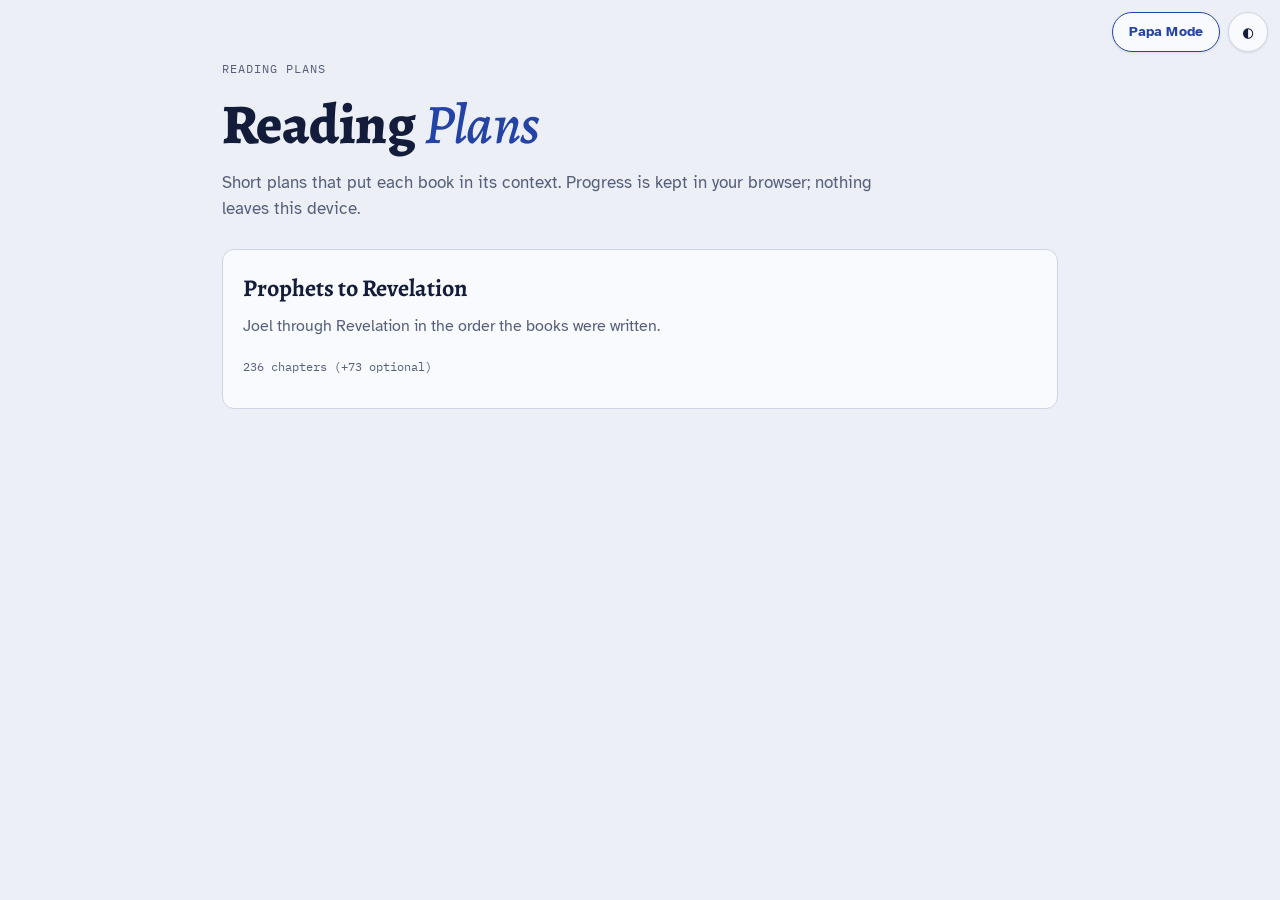
<file: index.html>
<!doctype html>
<html lang="en">
<head>
<meta charset="utf-8">
<meta name="viewport" content="width=device-width, initial-scale=1, viewport-fit=cover">
<title>Reading Plans</title>
<meta name="description" content="Short Bible reading plans with context. Progress is kept in your own browser — no account, no server, no tracking.">
<link rel="icon" type="image/svg+xml" href="assets/favicon.svg">
<meta property="og:title" content="Reading Plans">
<meta property="og:description" content="Short Bible reading plans with context. Progress is kept in your own browser — no account, no server, no tracking.">
<meta property="og:type" content="website">
<meta property="og:url" content="https://jbuck01.github.io/bible-reading/">
<meta name="twitter:card" content="summary">
<script>
// Apply saved theme before CSS to avoid a flash. The only exception to
// "only storage.js touches localStorage" — kept inline so it runs pre-paint.
try {
  var ui = localStorage.getItem("readingPlans:v1:ui");
  var pref = ui ? (JSON.parse(ui) || {}).theme : null;
  if (pref === "light" || pref === "dark") {
    document.documentElement.setAttribute("data-theme", pref);
  }
} catch (e) {}
</script>
<link rel="preconnect" href="https://fonts.googleapis.com">
<link rel="preconnect" href="https://fonts.gstatic.com" crossorigin>
<link rel="stylesheet" href="https://fonts.googleapis.com/css2?family=Alegreya:ital,wght@0,500;0,700;0,800;1,500&family=Atkinson+Hyperlegible:ital,wght@0,400;0,700;1,400&family=IBM+Plex+Mono:wght@400;500&display=swap">
<link rel="stylesheet" href="assets/styles.css">
</head>
<body>
<nav class="toolbar" id="ui-toolbar" aria-label="Site controls"></nav>
<div class="wrap">
  <header class="hero">
    <p class="eyebrow">Reading plans</p>
    <h1>Reading <em>Plans</em></h1>
    <p class="lede">Short plans that put each book in its context. Progress is kept in your browser; nothing leaves this device.</p>
  </header>
  <section class="library" id="library" aria-label="Available plans"></section>
  <p class="save" id="storage-notice" role="status" hidden></p>
</div>
<script src="assets/storage.js"></script>
<script src="plans/index.js"></script>
<script src="assets/library.js"></script>
<script src="assets/papa.js"></script>
<script src="assets/theme.js"></script>
</body>
</html>
</file>
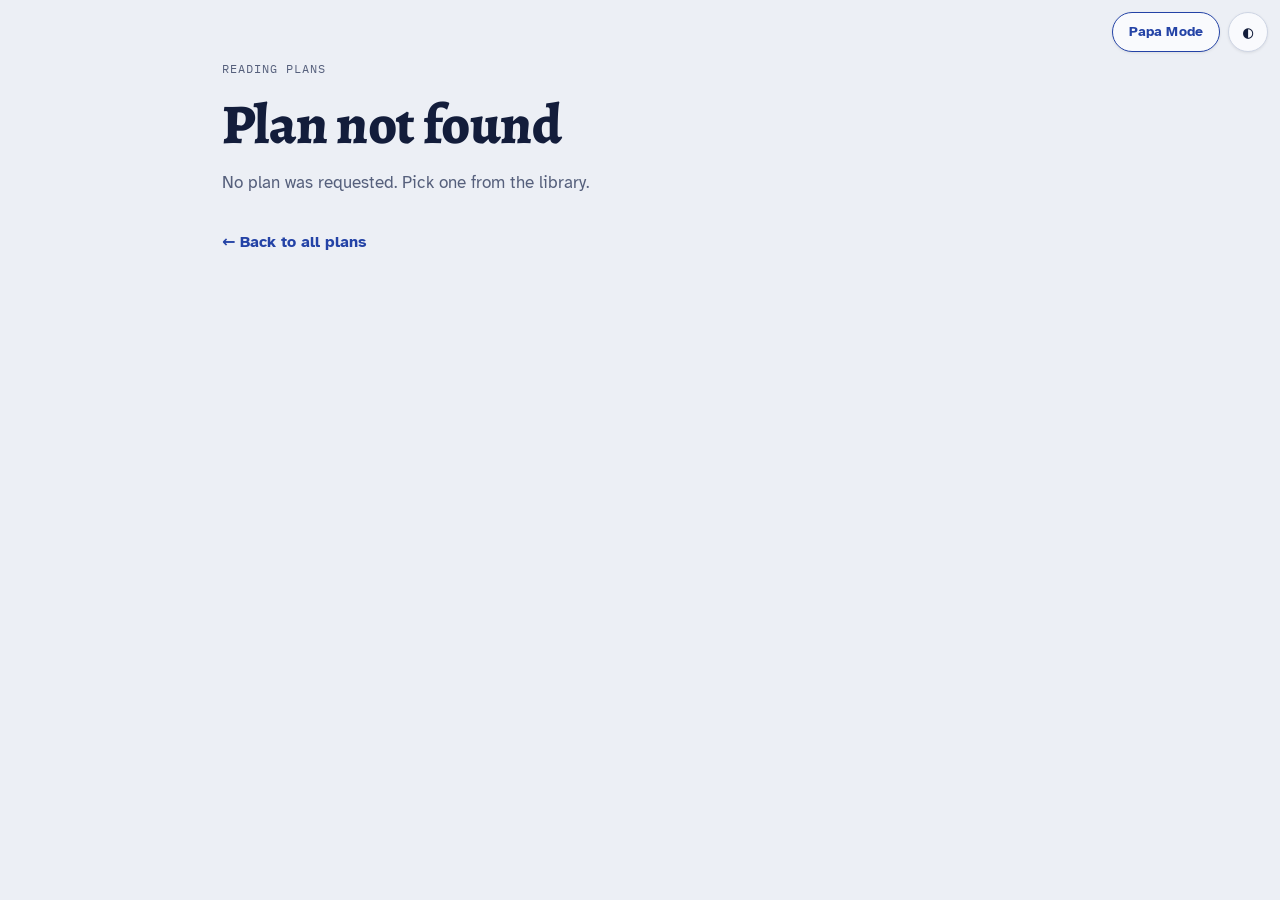
<file: plan.html>
<!doctype html>
<html lang="en">
<head>
<meta charset="utf-8">
<meta name="viewport" content="width=device-width, initial-scale=1, viewport-fit=cover">
<title>Reading plan</title>
<meta name="description" content="A Bible reading plan from Reading Plans. Progress is kept in your own browser — no account, no server, no tracking.">
<link rel="icon" type="image/svg+xml" href="assets/favicon.svg">
<meta property="og:title" content="Reading plan">
<meta property="og:description" content="A Bible reading plan from Reading Plans. Progress is kept in your own browser.">
<meta property="og:type" content="article">
<meta name="twitter:card" content="summary">
<script>
// Apply saved theme before CSS to avoid a flash. The only exception to
// "only storage.js touches localStorage" — kept inline so it runs pre-paint.
try {
  var ui = localStorage.getItem("readingPlans:v1:ui");
  var pref = ui ? (JSON.parse(ui) || {}).theme : null;
  if (pref === "light" || pref === "dark") {
    document.documentElement.setAttribute("data-theme", pref);
  }
} catch (e) {}
</script>
<link rel="preconnect" href="https://fonts.googleapis.com">
<link rel="preconnect" href="https://fonts.gstatic.com" crossorigin>
<link rel="stylesheet" href="https://fonts.googleapis.com/css2?family=Alegreya:ital,wght@0,500;0,700;0,800;1,500&family=Atkinson+Hyperlegible:ital,wght@0,400;0,700;1,400&family=IBM+Plex+Mono:wght@400;500&display=swap">
<link rel="stylesheet" href="assets/styles.css">
</head>
<body>
<nav class="toolbar" id="ui-toolbar" aria-label="Site controls"></nav>
<div class="wrap" id="root">
  <p class="save" role="status">Loading…</p>
</div>
<div class="toast" id="toast" role="status" hidden><span id="toast-msg"></span><button type="button" data-action="undo">Undo</button></div>
<script src="assets/storage.js"></script>
<script src="assets/schedule.js"></script>
<script src="plans/index.js"></script>
<script src="assets/plan-page.js"></script>
<script src="assets/papa.js"></script>
<script src="assets/theme.js"></script>
</body>
</html>
</file>
<file: assets/styles.css>
/* Base rules the artifact host used to inject. [hidden] { display: none !important } matters because the toast's display:flex otherwise overrides hidden. */
body { margin: 0 }
img { max-width: 100% }
[hidden] { display: none !important }

/* Layout: one reading column. A glazed-brick timeline (Joel → Revelation) up top, then Plan / Books tabs. */
:root{
  --bg:#ECEFF5; --surface:#F9FAFD; --sunk:#E1E6F0; --ink:#131D3B; --muted:#56607C; --line:#CDD4E3;
  --lapis:#2443A6; --lapis-soft:#D9E1F6; --on-lapis:#FFFFFF;
  --ochre:#A86D08; --ochre-soft:#F2E3C2; --dot-on-done:#F2C35C;
  --f-display:"Alegreya", Georgia, "Times New Roman", serif;
  --f-body:"Atkinson Hyperlegible", system-ui, -apple-system, "Segoe UI", sans-serif;
  --f-data:"IBM Plex Mono", ui-monospace, "SFMono-Regular", Menlo, Consolas, monospace;
}
@media (prefers-color-scheme: dark){
  :root:not([data-theme="light"]){
    --bg:#0B1330; --surface:#121C3F; --sunk:#1A2550; --ink:#E6E9F3; --muted:#9BA4C2; --line:#28335E;
    --lapis:#8AA4FF; --lapis-soft:#1D2B62; --on-lapis:#0B1330;
    --ochre:#E6B54F; --ochre-soft:#3A2E14; --dot-on-done:#6A4300;
    color-scheme:dark;
  }
}
:root[data-theme="dark"]{
  --bg:#0B1330; --surface:#121C3F; --sunk:#1A2550; --ink:#E6E9F3; --muted:#9BA4C2; --line:#28335E;
  --lapis:#8AA4FF; --lapis-soft:#1D2B62; --on-lapis:#0B1330;
  --ochre:#E6B54F; --ochre-soft:#3A2E14; --dot-on-done:#6A4300;
  color-scheme:dark;
}
*{box-sizing:border-box}
body{background:var(--bg);color:var(--ink);font-family:var(--f-body);font-size:16px;line-height:1.5;-webkit-font-smoothing:antialiased}
.wrap{max-width:900px;margin-inline:auto;padding-inline:clamp(16px,4vw,32px);padding-top:calc(60px + env(safe-area-inset-top,0px));padding-bottom:96px;display:flex;flex-direction:column;gap:28px}
button,select,input{font:inherit;color:inherit}
button{cursor:pointer}
:focus-visible{outline:2px solid var(--lapis);outline-offset:2px;border-radius:4px}
a{color:var(--lapis)}
.mono{font-family:var(--f-data);font-variant-numeric:tabular-nums}

/* Hero */
.hero{display:flex;flex-direction:column;gap:18px}
.backlink{font-family:var(--f-data);font-size:12px;letter-spacing:.06em;margin:0;align-self:flex-start}
.backlink a{color:var(--muted);text-decoration:none;font-weight:500;display:inline-block;padding:8px 10px;margin:-8px -10px;min-height:40px;line-height:24px}
.backlink a:hover{color:var(--lapis);text-decoration:underline}
.eyebrow{font-family:var(--f-data);font-size:12px;letter-spacing:.08em;text-transform:uppercase;color:var(--muted);margin:0}
h1{font-family:var(--f-display);font-weight:800;font-size:clamp(2.3rem,7vw,3.5rem);line-height:1;letter-spacing:-.01em;margin:0;text-wrap:balance}
h1 em{font-style:italic;font-weight:500;color:var(--lapis)}
.lede{margin:0;max-width:60ch;color:var(--muted);font-size:17px}

.timeline{display:flex;flex-direction:column;gap:6px}
.track{display:flex;align-items:flex-start;gap:3px;width:100%}
.seg{flex:1 1 0;min-width:0;container-type:inline-size;display:flex;flex-direction:column;gap:5px}
.brick{display:block;height:22px;border-radius:3px;background:var(--sunk);border:1px solid var(--line);overflow:hidden;position:relative}
.brick i{position:absolute;inset:0 auto 0 0;background:var(--lapis);display:block}
.seg.full .brick{border-color:var(--lapis)}
.lab{font-family:var(--f-data);font-size:10.5px;color:var(--muted);white-space:nowrap;overflow:hidden;text-overflow:clip;text-align:left}
@container (max-width: 30px){ .lab{visibility:hidden} }
.gap{flex:0 0 14px;height:22px;border-left:1px dashed var(--line);border-right:1px dashed var(--line);margin-inline:2px}
.ends{display:flex;justify-content:space-between;font-family:var(--f-data);font-size:11px;color:var(--muted)}

.stats{display:flex;flex-wrap:wrap;gap:8px 28px;margin:0;padding:0;list-style:none}
.stats li{display:flex;flex-direction:column;gap:2px}
.stats .k{font-family:var(--f-data);font-size:11px;letter-spacing:.06em;text-transform:uppercase;color:var(--muted)}
.stats .v{font-family:var(--f-display);font-size:22px;font-weight:700;line-height:1.15}
.stats .v small{font-family:var(--f-body);font-size:14px;font-weight:400;color:var(--muted)}

/* Pace */
.pace{display:flex;flex-wrap:wrap;align-items:center;gap:12px 22px;padding:14px 16px;border:1px solid var(--line);border-radius:10px;background:var(--surface)}
.pace .grp{display:flex;align-items:center;gap:10px}
.pace .lbl{font-size:14px;color:var(--muted)}
.stepper{display:inline-flex;align-items:center;border:1px solid var(--line);border-radius:8px;overflow:hidden;background:var(--bg)}
.stepper button{width:40px;height:40px;border:0;background:transparent;font-size:18px;line-height:1}
.stepper button:hover{background:var(--sunk)}
.stepper output{min-width:40px;text-align:center;font-family:var(--f-data);font-weight:500;font-variant-numeric:tabular-nums}
.pace select{height:40px;border:1px solid var(--line);border-radius:8px;background:var(--bg);padding:0 10px}
.pace .week{font-family:var(--f-data);font-size:13px;color:var(--muted);margin-left:auto}
.save{font-family:var(--f-data);font-size:12px;color:var(--muted);margin:-16px 0 0}
.save[data-s="error"]{color:var(--ochre)}

/* Tabs */
.tabs{display:flex;gap:4px;border-bottom:1px solid var(--line)}
.tabs button{border:0;background:none;padding:10px 14px;font-weight:700;color:var(--muted);border-bottom:3px solid transparent;margin-bottom:-1px}
.tabs button[aria-selected="true"]{color:var(--ink);border-bottom-color:var(--lapis)}
.panel{display:flex;flex-direction:column;gap:28px}

/* Today */
.today{border:1px solid var(--line);border-radius:12px;background:var(--surface);padding:20px;display:flex;flex-direction:column;gap:14px}
.today .when{font-family:var(--f-data);font-size:12px;letter-spacing:.06em;text-transform:uppercase;color:var(--muted);margin:0}
.today h2{font-family:var(--f-display);font-weight:700;font-size:clamp(1.6rem,4.5vw,2.1rem);line-height:1.1;margin:0;text-wrap:balance}
.today p{margin:0;max-width:62ch}
.chks{display:grid;grid-template-columns:repeat(auto-fill,minmax(150px,1fr));gap:8px}
.chk{display:flex;align-items:center;gap:10px;padding:10px 12px;border:1px solid var(--line);border-radius:8px;background:var(--bg);cursor:pointer;min-width:0}
.chk input{width:18px;height:18px;accent-color:var(--lapis);margin:0;flex:none}
.chk span.t{min-width:0}
.chk.on{border-color:var(--lapis);background:var(--lapis-soft)}
.chk.on span.t{text-decoration:line-through;text-decoration-color:var(--muted)}
.kdot{display:inline-block;width:7px;height:7px;border-radius:50%;background:var(--ochre);flex:none;margin-left:auto}
.row{display:flex;flex-wrap:wrap;gap:10px;align-items:center}
.btn{border:1px solid var(--lapis);background:var(--lapis);color:var(--on-lapis);border-radius:8px;padding:9px 16px;font-weight:700}
.btn:hover{filter:brightness(1.08)}
.btn.ghost{background:transparent;color:var(--lapis)}
.link{font-weight:700;text-decoration:none}
.link:hover{text-decoration:underline}
.done-msg{display:flex;flex-direction:column;gap:6px;padding:14px;border-radius:8px;background:var(--ochre-soft)}

/* Upcoming */
.sub{display:flex;align-items:baseline;justify-content:space-between;gap:12px;flex-wrap:wrap}
.sub h3,.sect{font-family:var(--f-display);font-weight:700;font-size:1.35rem;margin:0}
.sub .hint{font-size:14px;color:var(--muted);margin:0}
.days{list-style:none;margin:0;padding:0;border-top:1px solid var(--line)}
.day{display:grid;grid-template-columns:110px minmax(0,1fr) auto;gap:6px 16px;align-items:center;padding:12px 2px;border-bottom:1px solid var(--line)}
.day .d{font-family:var(--f-data);font-size:13px;color:var(--muted);font-variant-numeric:tabular-nums}
.day .d b{display:block;color:var(--ink);font-weight:500}
.day.wk .d b{color:var(--ochre)}
.day .p{min-width:0;display:flex;flex-wrap:wrap;align-items:center;gap:4px 10px}
.day .p .n{font-family:var(--f-data);font-size:12px;color:var(--muted)}
.day .a{display:flex;gap:12px;align-items:center;font-size:14px}
.day .a button{border:0;background:none;color:var(--lapis);font-weight:700;padding:10px 2px;min-height:40px}
.day .a button:hover,.day .a a:hover{text-decoration:underline}
.day .a a{text-decoration:none;font-weight:700;padding:10px 2px;min-height:40px;display:inline-flex;align-items:center}
.more{align-self:flex-start;border:1px solid var(--line);background:var(--surface);border-radius:8px;padding:10px 16px;font-weight:700;min-height:40px}
@media (max-width:560px){
  .day{grid-template-columns:1fr auto;grid-template-areas:"d a" "p p"}
  .day .d{grid-area:d}.day .p{grid-area:p}.day .a{grid-area:a}
  .day .d b{display:inline;margin-right:6px}
  .pace .week{margin-left:0}
}

/* Books */
.legend{display:flex;flex-wrap:wrap;gap:8px 18px;align-items:center;font-size:14px;color:var(--muted);margin:0}
.legend span{display:inline-flex;align-items:center;gap:6px}
.sect{display:flex;align-items:baseline;gap:10px}
.sect small{font-family:var(--f-data);font-size:12px;font-weight:400;color:var(--muted)}
.books{display:flex;flex-direction:column}
.book{display:flex;flex-direction:column;gap:10px;padding:20px 0;border-top:1px solid var(--line)}
.book.off .note,.book.off h3{opacity:.65}
.bh{display:flex;flex-wrap:wrap;align-items:baseline;gap:4px 14px}
.bh h3{font-family:var(--f-display);font-weight:700;font-size:1.5rem;margin:0}
.bh .meta{font-family:var(--f-data);font-size:12.5px;color:var(--muted)}
.bh .cnt{margin-left:auto;font-family:var(--f-data);font-size:13px;font-variant-numeric:tabular-nums}
.bh .cnt.full{color:var(--lapis);font-weight:500}
.tag{font-family:var(--f-data);font-size:11px;text-transform:uppercase;letter-spacing:.06em;color:var(--ochre);border:1px solid var(--ochre);border-radius:4px;padding:1px 6px}
.aside{font-family:var(--f-data);font-size:12px;color:var(--muted);margin:0}
.note{margin:0;max-width:66ch}
.chips{display:grid;grid-template-columns:repeat(auto-fill,minmax(40px,1fr));gap:6px}
.chip{position:relative;height:40px;border:1px solid var(--line);border-radius:6px;background:var(--surface);font-family:var(--f-data);font-size:14px;font-variant-numeric:tabular-nums;padding:0}
.chip:hover{border-color:var(--lapis)}
.chip[aria-pressed="true"]{background:var(--lapis);border-color:var(--lapis);color:var(--on-lapis)}
.chip.k::after{content:"";position:absolute;top:4px;right:4px;width:6px;height:6px;border-radius:50%;background:var(--ochre)}
.chip.k[aria-pressed="true"]::after{background:var(--dot-on-done)}
.chipdemo{display:inline-grid;place-items:center;width:26px;height:26px;border:1px solid var(--line);border-radius:5px;font-family:var(--f-data);font-size:12px;background:var(--surface);color:var(--ink)}
.chipdemo.on{background:var(--lapis);border-color:var(--lapis);color:var(--on-lapis)}
.bact{display:flex;flex-wrap:wrap;gap:10px}
.bact button{border:1px solid var(--line);background:transparent;border-radius:7px;padding:10px 14px;font-size:14px;font-weight:700;color:var(--lapis);min-height:40px}
.bact button:hover{border-color:var(--lapis)}

/* Reset plan */
.reset-plan{margin-top:16px;padding:16px 0;border-top:1px solid var(--line);display:flex;flex-direction:column;gap:12px}
.reset-plan.confirming{padding:16px;margin-top:24px;border:1px solid var(--ochre);border-top:1px solid var(--ochre);border-radius:10px;background:var(--ochre-soft)}
.reset-plan h3{font-family:var(--f-display);font-weight:700;font-size:1.2rem;margin:0}
.reset-plan p{margin:0;color:var(--muted);max-width:60ch}
.reset-plan.confirming p{color:var(--ink)}
.btn.danger{border-color:var(--ochre);background:var(--ochre);color:var(--on-lapis)}
.link-btn{border:0;background:transparent;color:var(--lapis);font-weight:700;padding:9px 0;text-align:left;align-self:flex-start;font-size:14px}
.link-btn.muted{color:var(--muted)}
.link-btn:hover{text-decoration:underline}

/* Toast */
.toast{position:fixed;left:50%;transform:translateX(-50%);bottom:calc(16px + env(safe-area-inset-bottom,0px));display:flex;align-items:center;gap:16px;padding:12px 16px;border-radius:10px;background:var(--ink);color:var(--bg);font-size:15px;max-width:calc(100% - 32px);box-shadow:0 6px 24px rgba(0,0,0,.18)}
.toast button{border:0;background:none;color:inherit;font-weight:700;text-decoration:underline;padding:0}

/* Fixed top-right toolbar (theme toggle + future chrome buttons) */
.toolbar{position:fixed;top:calc(12px + env(safe-area-inset-top,0px));right:calc(12px + env(safe-area-inset-right,0px));z-index:20;display:flex;gap:8px;align-items:center}
.toolbar-btn{width:40px;height:40px;border:1px solid var(--line);border-radius:50%;background:var(--surface);color:var(--ink);font-family:var(--f-data);font-size:17px;line-height:1;display:grid;place-items:center;padding:0;box-shadow:0 1px 3px rgba(0,0,0,.08)}
.toolbar-btn:hover{border-color:var(--lapis);color:var(--lapis)}
/* Pill-shaped text button for Papa Mode so the label reads clearly */
.toolbar-btn.papa-trigger{width:auto;height:40px;padding:0 16px;border-radius:999px;font-family:var(--f-body);font-size:14px;font-weight:700;letter-spacing:.01em;color:var(--lapis);border-color:var(--lapis)}
.toolbar-btn.papa-trigger:hover{background:var(--lapis-soft);color:var(--lapis)}
@media (max-width:560px){
  .toolbar{top:calc(8px + env(safe-area-inset-top,0px));right:calc(8px + env(safe-area-inset-right,0px));gap:6px}
  .toolbar-btn.papa-trigger{padding:0 12px;font-size:13px}
}
@media (prefers-reduced-motion:no-preference){
  .brick i{transition:width .35s ease}
  .chip,.chk{transition:background-color .15s,border-color .15s}
}

/* Papa Mode
   The overlay is a transparent click-catcher. The visual dim comes from a
   huge box-shadow painted *outward* from the highlighted element, so the
   element itself keeps its own background/text colors (even if it has
   none of its own) instead of being tinted by a full-page dim layer. */
.papa-overlay{position:fixed;inset:0;background:transparent;z-index:50}
.papa-highlight{position:relative;z-index:55;outline:3px solid var(--lapis);outline-offset:4px;border-radius:6px;pointer-events:none;box-shadow:0 0 0 9999px rgba(0,0,0,.55)}
@media (prefers-reduced-motion:no-preference){
  .papa-highlight{transition:box-shadow .15s ease-out}
}
.papa-tooltip{position:fixed;left:50%;bottom:calc(24px + env(safe-area-inset-bottom,0px));transform:translateX(-50%);z-index:70;width:calc(100% - 32px);max-width:440px;background:var(--surface);color:var(--ink);border:1px solid var(--line);border-radius:12px;padding:18px 20px;box-shadow:0 12px 36px rgba(0,0,0,.25);display:flex;flex-direction:column;gap:10px}
.papa-step{font-family:var(--f-data);font-size:11px;letter-spacing:.06em;text-transform:uppercase;color:var(--muted);margin:0}
.papa-title{font-family:var(--f-display);font-weight:700;font-size:1.3rem;line-height:1.2;margin:0}
.papa-body{margin:0;color:var(--muted);line-height:1.5;max-width:60ch}
.papa-actions{display:flex;gap:8px;align-items:center;margin-top:4px;flex-wrap:wrap}
.papa-actions button{border:1px solid var(--line);background:transparent;color:var(--ink);border-radius:7px;padding:10px 14px;font-weight:700;font-size:14px;min-height:40px}
.papa-actions .papa-next{border-color:var(--lapis);background:var(--lapis);color:var(--on-lapis)}
.papa-actions .papa-prev[disabled]{opacity:.4;cursor:not-allowed}
.papa-actions .papa-skip{margin-left:auto;color:var(--muted);border-color:transparent}
.papa-actions button:hover{filter:brightness(1.06)}
@media (max-width:560px){
  .papa-tooltip{padding:14px 16px;bottom:calc(16px + env(safe-area-inset-bottom,0px))}
  .papa-title{font-size:1.15rem}
}

/* Library page */
.library{display:flex;flex-direction:column;gap:16px}
.plan-card{display:flex;flex-direction:column;gap:8px;padding:20px;border:1px solid var(--line);border-radius:12px;background:var(--surface);text-decoration:none;color:inherit}
.plan-card:hover{border-color:var(--lapis)}
.plan-card h2{font-family:var(--f-display);font-weight:700;font-size:1.5rem;margin:0;color:var(--ink)}
.plan-card .summary{margin:0;color:var(--muted);max-width:62ch}
.plan-card .meta{font-family:var(--f-data);font-size:12px;color:var(--muted);display:flex;flex-wrap:wrap;gap:4px 14px}
.plan-card .meta .pct{color:var(--lapis);font-weight:500}
.empty{padding:24px;border:1px dashed var(--line);border-radius:12px;color:var(--muted);text-align:center}
.notfound{padding:24px;border:1px solid var(--line);border-radius:12px;background:var(--surface);display:flex;flex-direction:column;gap:10px}
</file>
